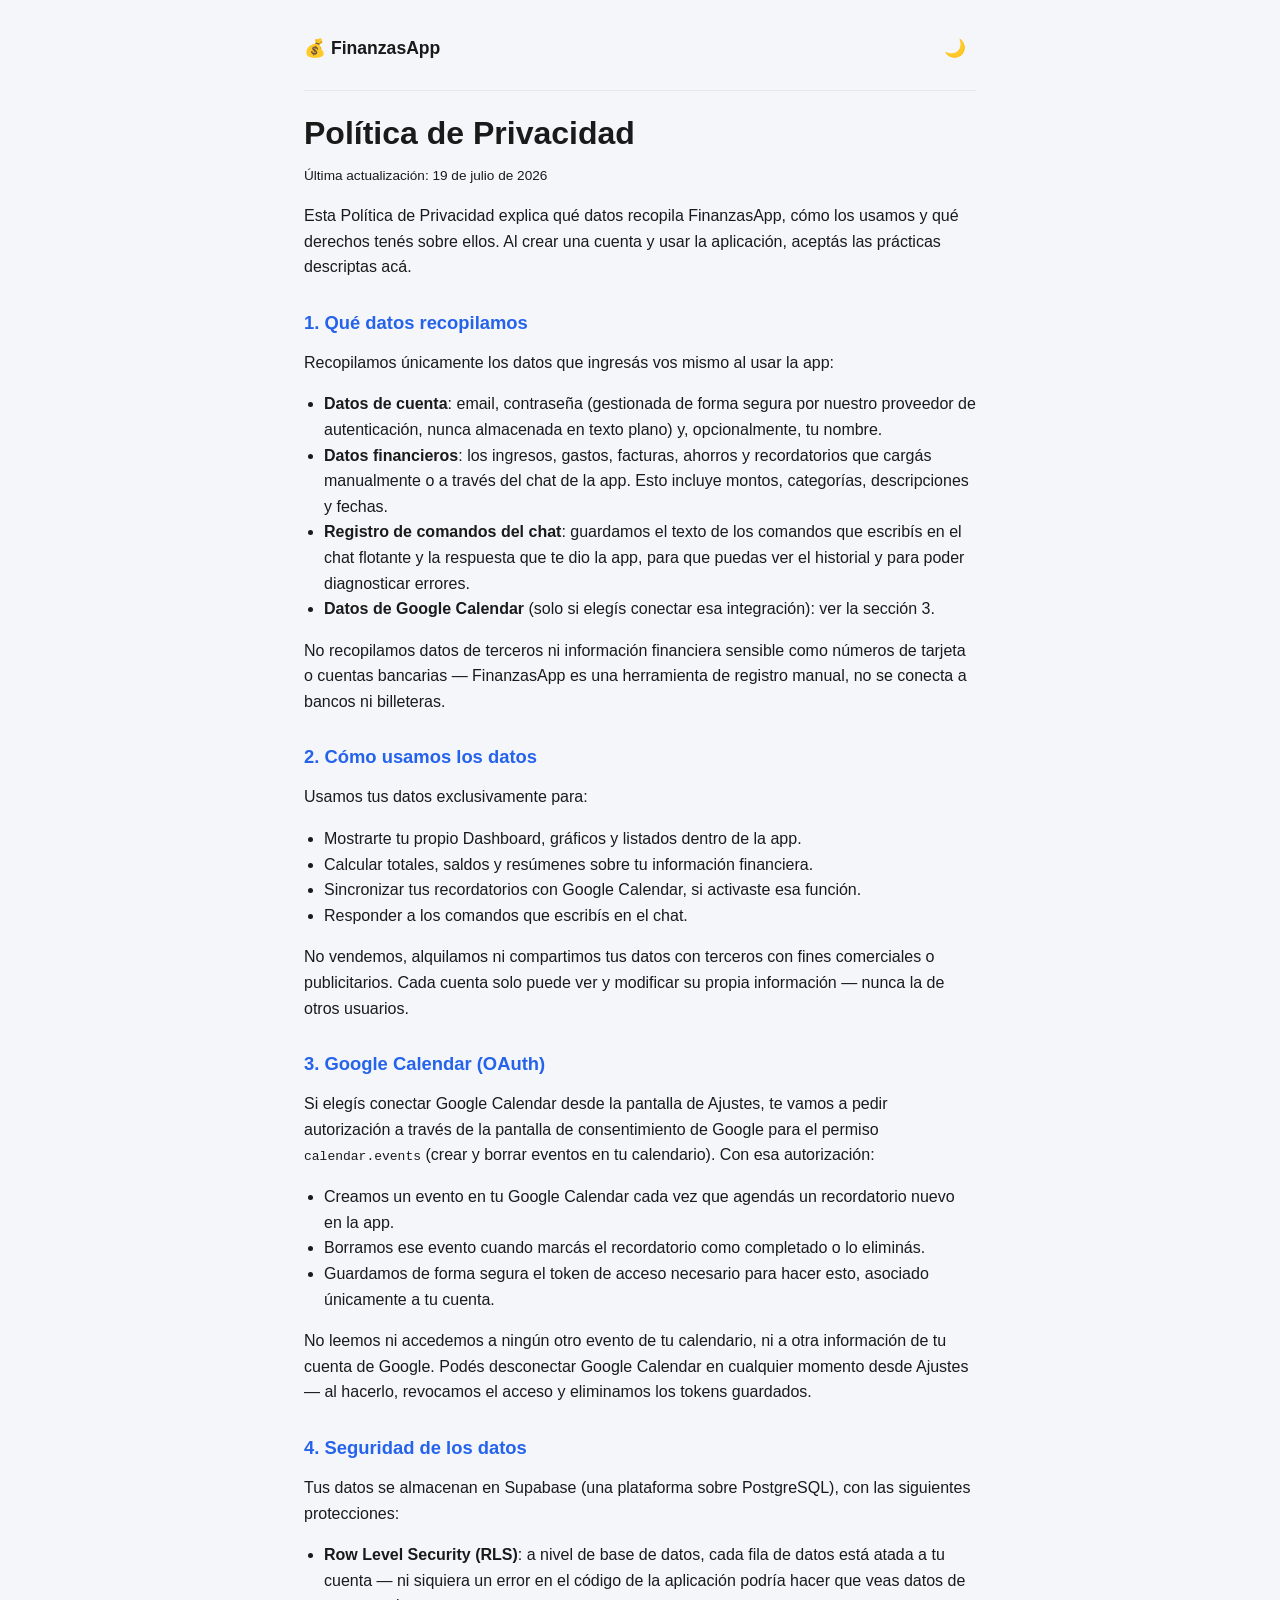
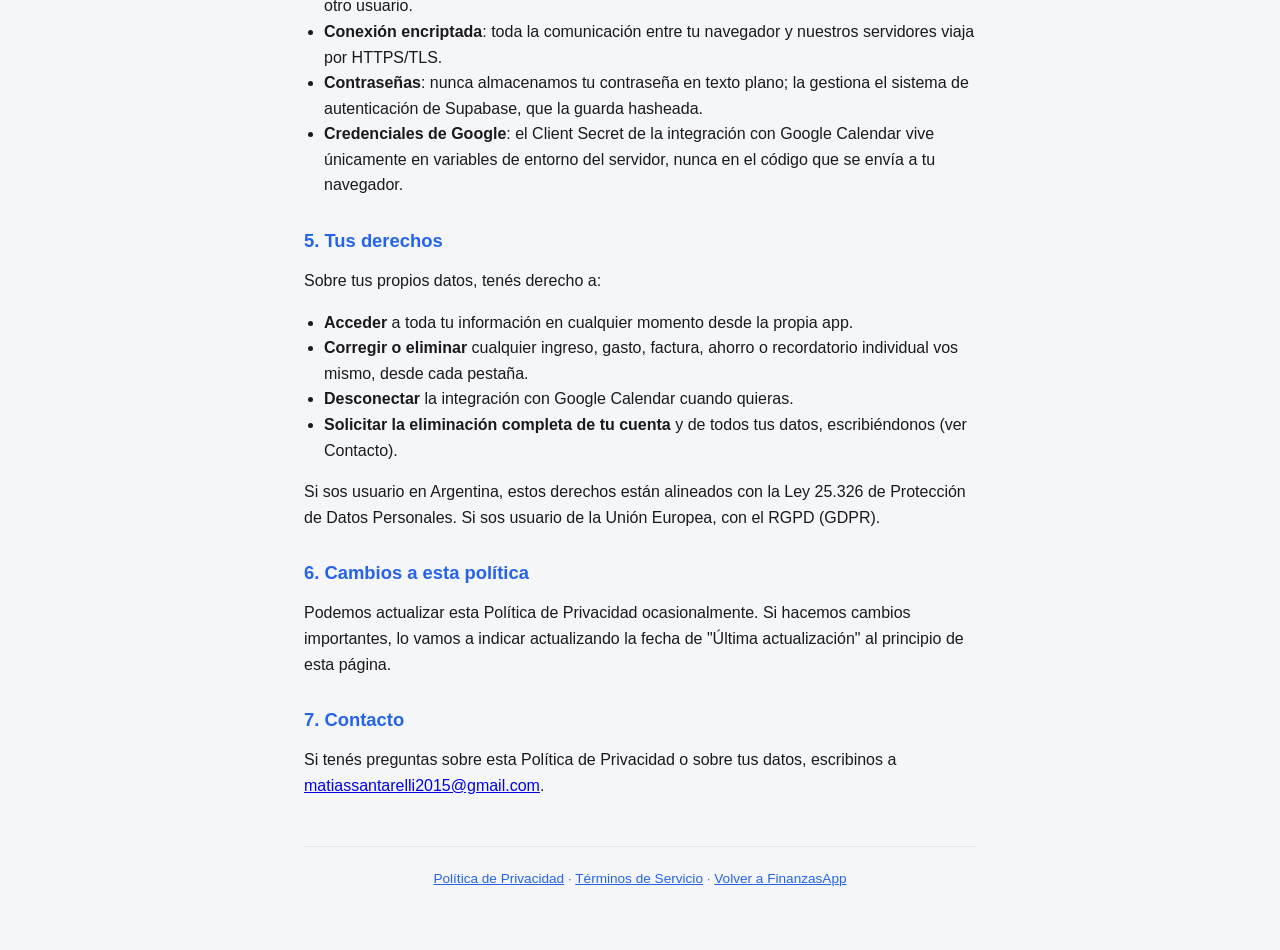
<file: privacy-policy.html>
<!doctype html>
<html lang="es">
<head>
  <meta charset="UTF-8" />
  <meta name="viewport" content="width=device-width, initial-scale=1.0" />
  <title>Política de Privacidad — FinanzasApp</title>
  <link rel="stylesheet" href="styles.css" />
  <script>
    (function () {
      var tema = localStorage.getItem('finanzas-theme');
      if (!tema) tema = window.matchMedia('(prefers-color-scheme: dark)').matches ? 'dark' : 'light';
      document.documentElement.setAttribute('data-theme', tema);
    })();
  </script>
</head>
<body>
  <div class="legal-page">
    <header class="legal-header">
      <a href="index.html" class="legal-logo">💰 FinanzasApp</a>
      <button id="btn-theme-toggle" class="btn btn-icon" title="Cambiar tema">🌙</button>
    </header>

    <main class="legal-content">
      <h1>Política de Privacidad</h1>
      <p class="legal-fecha">Última actualización: 19 de julio de 2026</p>

      <p>Esta Política de Privacidad explica qué datos recopila FinanzasApp, cómo los usamos y qué derechos tenés sobre ellos. Al crear una cuenta y usar la aplicación, aceptás las prácticas descriptas acá.</p>

      <h2>1. Qué datos recopilamos</h2>
      <p>Recopilamos únicamente los datos que ingresás vos mismo al usar la app:</p>
      <ul>
        <li><strong>Datos de cuenta</strong>: email, contraseña (gestionada de forma segura por nuestro proveedor de autenticación, nunca almacenada en texto plano) y, opcionalmente, tu nombre.</li>
        <li><strong>Datos financieros</strong>: los ingresos, gastos, facturas, ahorros y recordatorios que cargás manualmente o a través del chat de la app. Esto incluye montos, categorías, descripciones y fechas.</li>
        <li><strong>Registro de comandos del chat</strong>: guardamos el texto de los comandos que escribís en el chat flotante y la respuesta que te dio la app, para que puedas ver el historial y para poder diagnosticar errores.</li>
        <li><strong>Datos de Google Calendar</strong> (solo si elegís conectar esa integración): ver la sección 3.</li>
      </ul>
      <p>No recopilamos datos de terceros ni información financiera sensible como números de tarjeta o cuentas bancarias — FinanzasApp es una herramienta de registro manual, no se conecta a bancos ni billeteras.</p>

      <h2>2. Cómo usamos los datos</h2>
      <p>Usamos tus datos exclusivamente para:</p>
      <ul>
        <li>Mostrarte tu propio Dashboard, gráficos y listados dentro de la app.</li>
        <li>Calcular totales, saldos y resúmenes sobre tu información financiera.</li>
        <li>Sincronizar tus recordatorios con Google Calendar, si activaste esa función.</li>
        <li>Responder a los comandos que escribís en el chat.</li>
      </ul>
      <p>No vendemos, alquilamos ni compartimos tus datos con terceros con fines comerciales o publicitarios. Cada cuenta solo puede ver y modificar su propia información — nunca la de otros usuarios.</p>

      <h2>3. Google Calendar (OAuth)</h2>
      <p>Si elegís conectar Google Calendar desde la pantalla de Ajustes, te vamos a pedir autorización a través de la pantalla de consentimiento de Google para el permiso <code>calendar.events</code> (crear y borrar eventos en tu calendario). Con esa autorización:</p>
      <ul>
        <li>Creamos un evento en tu Google Calendar cada vez que agendás un recordatorio nuevo en la app.</li>
        <li>Borramos ese evento cuando marcás el recordatorio como completado o lo eliminás.</li>
        <li>Guardamos de forma segura el token de acceso necesario para hacer esto, asociado únicamente a tu cuenta.</li>
      </ul>
      <p>No leemos ni accedemos a ningún otro evento de tu calendario, ni a otra información de tu cuenta de Google. Podés desconectar Google Calendar en cualquier momento desde Ajustes — al hacerlo, revocamos el acceso y eliminamos los tokens guardados.</p>

      <h2>4. Seguridad de los datos</h2>
      <p>Tus datos se almacenan en Supabase (una plataforma sobre PostgreSQL), con las siguientes protecciones:</p>
      <ul>
        <li><strong>Row Level Security (RLS)</strong>: a nivel de base de datos, cada fila de datos está atada a tu cuenta — ni siquiera un error en el código de la aplicación podría hacer que veas datos de otro usuario.</li>
        <li><strong>Conexión encriptada</strong>: toda la comunicación entre tu navegador y nuestros servidores viaja por HTTPS/TLS.</li>
        <li><strong>Contraseñas</strong>: nunca almacenamos tu contraseña en texto plano; la gestiona el sistema de autenticación de Supabase, que la guarda hasheada.</li>
        <li><strong>Credenciales de Google</strong>: el Client Secret de la integración con Google Calendar vive únicamente en variables de entorno del servidor, nunca en el código que se envía a tu navegador.</li>
      </ul>

      <h2>5. Tus derechos</h2>
      <p>Sobre tus propios datos, tenés derecho a:</p>
      <ul>
        <li><strong>Acceder</strong> a toda tu información en cualquier momento desde la propia app.</li>
        <li><strong>Corregir o eliminar</strong> cualquier ingreso, gasto, factura, ahorro o recordatorio individual vos mismo, desde cada pestaña.</li>
        <li><strong>Desconectar</strong> la integración con Google Calendar cuando quieras.</li>
        <li><strong>Solicitar la eliminación completa de tu cuenta</strong> y de todos tus datos, escribiéndonos (ver Contacto).</li>
      </ul>
      <p>Si sos usuario en Argentina, estos derechos están alineados con la Ley 25.326 de Protección de Datos Personales. Si sos usuario de la Unión Europea, con el RGPD (GDPR).</p>

      <h2>6. Cambios a esta política</h2>
      <p>Podemos actualizar esta Política de Privacidad ocasionalmente. Si hacemos cambios importantes, lo vamos a indicar actualizando la fecha de "Última actualización" al principio de esta página.</p>

      <h2>7. Contacto</h2>
      <p>Si tenés preguntas sobre esta Política de Privacidad o sobre tus datos, escribinos a <a href="mailto:matiassantarelli2015@gmail.com">matiassantarelli2015@gmail.com</a>.</p>
    </main>

    <footer class="legal-footer">
      <a href="privacy-policy.html">Política de Privacidad</a> · <a href="terms-of-service.html">Términos de Servicio</a> · <a href="index.html">Volver a FinanzasApp</a>
    </footer>
  </div>

  <script>
    var btn = document.getElementById('btn-theme-toggle');
    btn.textContent = document.documentElement.getAttribute('data-theme') === 'dark' ? '☀️' : '🌙';
    btn.addEventListener('click', function () {
      var nuevo = document.documentElement.getAttribute('data-theme') === 'dark' ? 'light' : 'dark';
      document.documentElement.setAttribute('data-theme', nuevo);
      localStorage.setItem('finanzas-theme', nuevo);
      btn.textContent = nuevo === 'dark' ? '☀️' : '🌙';
    });
  </script>
</body>
</html>
</file>
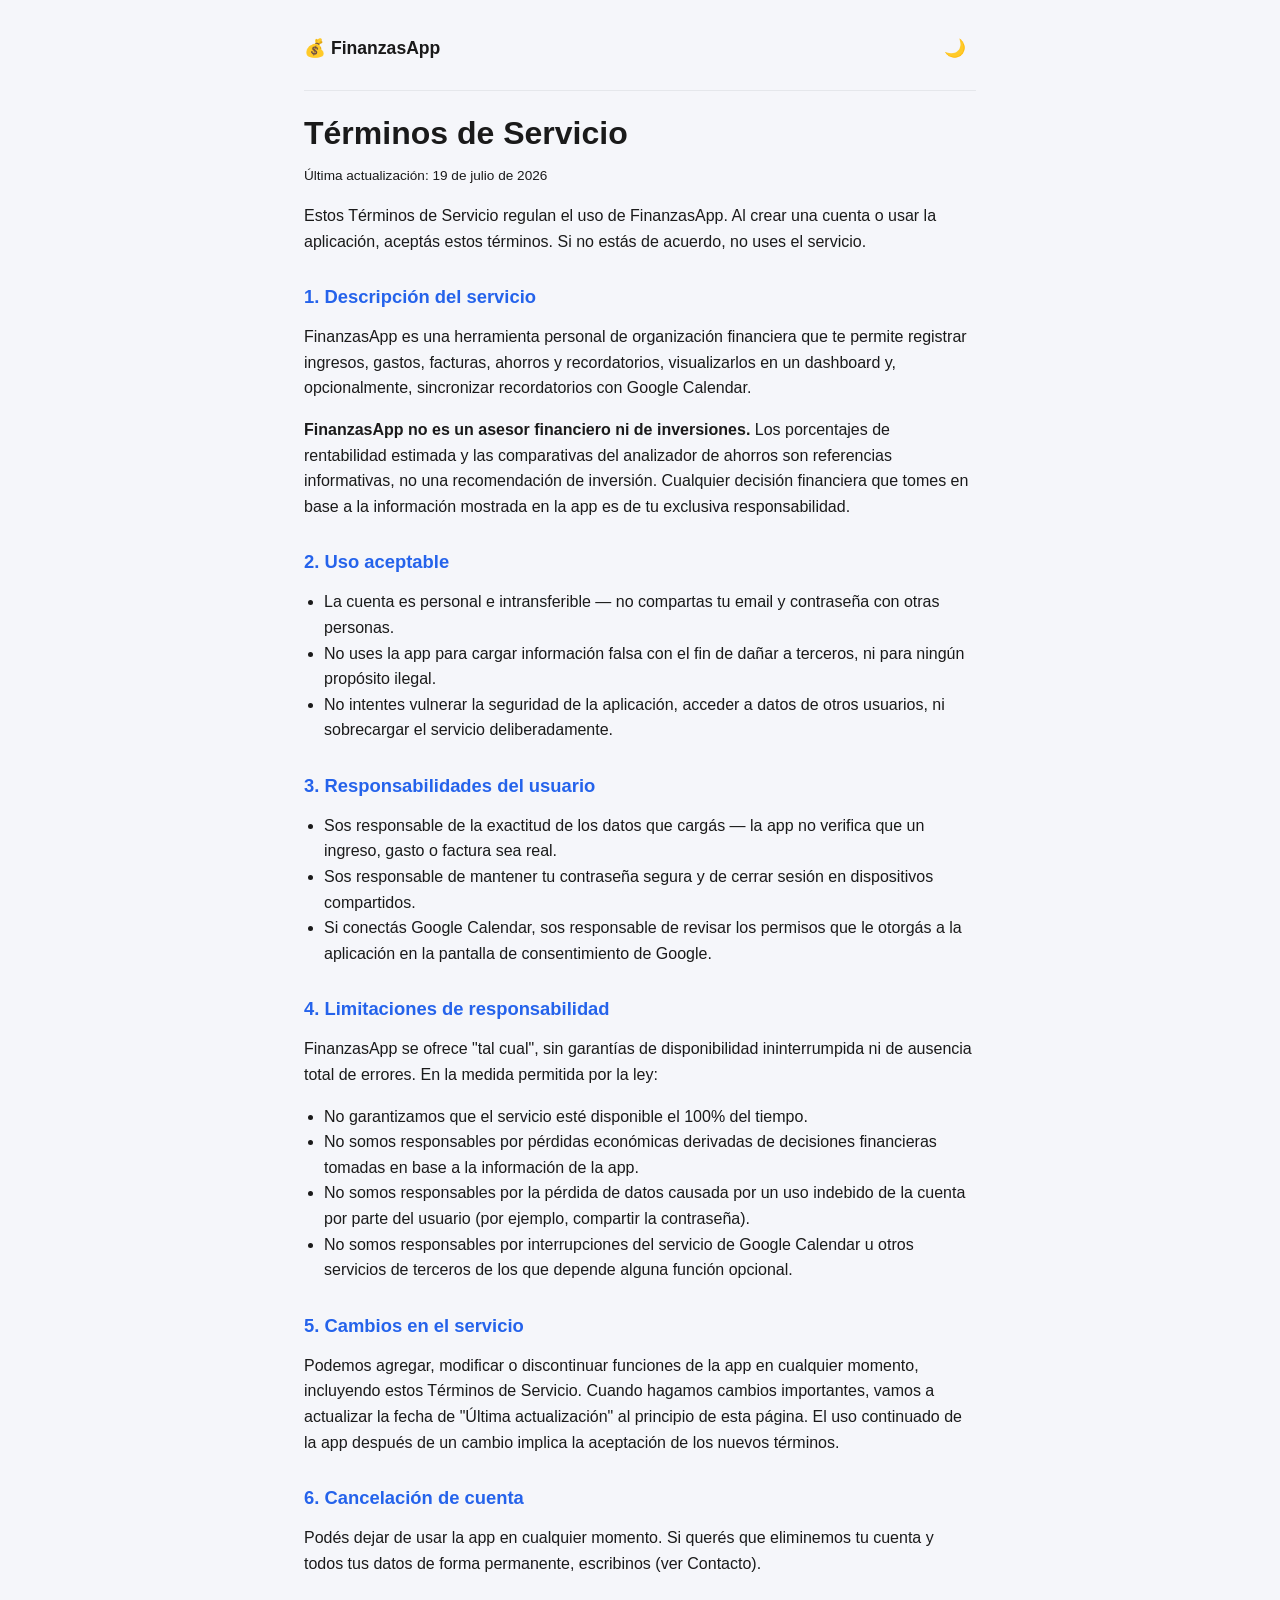
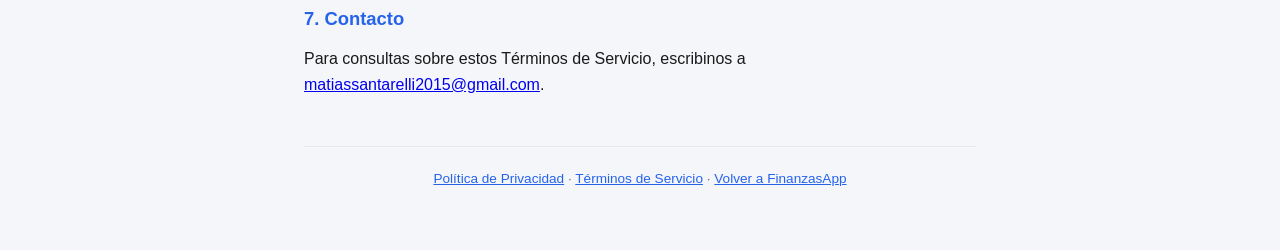
<file: terms-of-service.html>
<!doctype html>
<html lang="es">
<head>
  <meta charset="UTF-8" />
  <meta name="viewport" content="width=device-width, initial-scale=1.0" />
  <title>Términos de Servicio — FinanzasApp</title>
  <link rel="stylesheet" href="styles.css" />
  <script>
    (function () {
      var tema = localStorage.getItem('finanzas-theme');
      if (!tema) tema = window.matchMedia('(prefers-color-scheme: dark)').matches ? 'dark' : 'light';
      document.documentElement.setAttribute('data-theme', tema);
    })();
  </script>
</head>
<body>
  <div class="legal-page">
    <header class="legal-header">
      <a href="index.html" class="legal-logo">💰 FinanzasApp</a>
      <button id="btn-theme-toggle" class="btn btn-icon" title="Cambiar tema">🌙</button>
    </header>

    <main class="legal-content">
      <h1>Términos de Servicio</h1>
      <p class="legal-fecha">Última actualización: 19 de julio de 2026</p>

      <p>Estos Términos de Servicio regulan el uso de FinanzasApp. Al crear una cuenta o usar la aplicación, aceptás estos términos. Si no estás de acuerdo, no uses el servicio.</p>

      <h2>1. Descripción del servicio</h2>
      <p>FinanzasApp es una herramienta personal de organización financiera que te permite registrar ingresos, gastos, facturas, ahorros y recordatorios, visualizarlos en un dashboard y, opcionalmente, sincronizar recordatorios con Google Calendar.</p>
      <p><strong>FinanzasApp no es un asesor financiero ni de inversiones.</strong> Los porcentajes de rentabilidad estimada y las comparativas del analizador de ahorros son referencias informativas, no una recomendación de inversión. Cualquier decisión financiera que tomes en base a la información mostrada en la app es de tu exclusiva responsabilidad.</p>

      <h2>2. Uso aceptable</h2>
      <ul>
        <li>La cuenta es personal e intransferible — no compartas tu email y contraseña con otras personas.</li>
        <li>No uses la app para cargar información falsa con el fin de dañar a terceros, ni para ningún propósito ilegal.</li>
        <li>No intentes vulnerar la seguridad de la aplicación, acceder a datos de otros usuarios, ni sobrecargar el servicio deliberadamente.</li>
      </ul>

      <h2>3. Responsabilidades del usuario</h2>
      <ul>
        <li>Sos responsable de la exactitud de los datos que cargás — la app no verifica que un ingreso, gasto o factura sea real.</li>
        <li>Sos responsable de mantener tu contraseña segura y de cerrar sesión en dispositivos compartidos.</li>
        <li>Si conectás Google Calendar, sos responsable de revisar los permisos que le otorgás a la aplicación en la pantalla de consentimiento de Google.</li>
      </ul>

      <h2>4. Limitaciones de responsabilidad</h2>
      <p>FinanzasApp se ofrece "tal cual", sin garantías de disponibilidad ininterrumpida ni de ausencia total de errores. En la medida permitida por la ley:</p>
      <ul>
        <li>No garantizamos que el servicio esté disponible el 100% del tiempo.</li>
        <li>No somos responsables por pérdidas económicas derivadas de decisiones financieras tomadas en base a la información de la app.</li>
        <li>No somos responsables por la pérdida de datos causada por un uso indebido de la cuenta por parte del usuario (por ejemplo, compartir la contraseña).</li>
        <li>No somos responsables por interrupciones del servicio de Google Calendar u otros servicios de terceros de los que depende alguna función opcional.</li>
      </ul>

      <h2>5. Cambios en el servicio</h2>
      <p>Podemos agregar, modificar o discontinuar funciones de la app en cualquier momento, incluyendo estos Términos de Servicio. Cuando hagamos cambios importantes, vamos a actualizar la fecha de "Última actualización" al principio de esta página. El uso continuado de la app después de un cambio implica la aceptación de los nuevos términos.</p>

      <h2>6. Cancelación de cuenta</h2>
      <p>Podés dejar de usar la app en cualquier momento. Si querés que eliminemos tu cuenta y todos tus datos de forma permanente, escribinos (ver Contacto).</p>

      <h2>7. Contacto</h2>
      <p>Para consultas sobre estos Términos de Servicio, escribinos a <a href="mailto:matiassantarelli2015@gmail.com">matiassantarelli2015@gmail.com</a>.</p>
    </main>

    <footer class="legal-footer">
      <a href="privacy-policy.html">Política de Privacidad</a> · <a href="terms-of-service.html">Términos de Servicio</a> · <a href="index.html">Volver a FinanzasApp</a>
    </footer>
  </div>

  <script>
    var btn = document.getElementById('btn-theme-toggle');
    btn.textContent = document.documentElement.getAttribute('data-theme') === 'dark' ? '☀️' : '🌙';
    btn.addEventListener('click', function () {
      var nuevo = document.documentElement.getAttribute('data-theme') === 'dark' ? 'light' : 'dark';
      document.documentElement.setAttribute('data-theme', nuevo);
      localStorage.setItem('finanzas-theme', nuevo);
      btn.textContent = nuevo === 'dark' ? '☀️' : '🌙';
    });
  </script>
</body>
</html>
</file>
<file: styles.css>
/* ===================== Variables de tema ===================== */
:root {
  color-scheme: light;
  --bg: #f5f6fa;
  --surface: #ffffff;
  --surface-alt: #f0f1f6;
  --text: #1a1a1a;
  --text-muted: #6b7280;
  --border: #e5e7eb;
  --primary: #2563eb;
  --primary-hover: #1d4ed8;
  --success: #16a34a;
  --success-bg: #dcfce7;
  --danger: #dc2626;
  --danger-bg: #fee2e2;
  --warning: #d97706;
  --warning-bg: #fef3c7;
  --shadow: 0 1px 3px rgba(0, 0, 0, 0.08), 0 1px 2px rgba(0, 0, 0, 0.06);
  --radius: 10px;
}

[data-theme='dark'] {
  color-scheme: dark;
  --bg: #0f1117;
  --surface: #1a1d27;
  --surface-alt: #20232f;
  --text: #e5e7eb;
  --text-muted: #9ca3af;
  --border: #2a2e3a;
  --primary: #3b82f6;
  --primary-hover: #60a5fa;
  --success: #22c55e;
  --success-bg: #14532d;
  --danger: #ef4444;
  --danger-bg: #450a0a;
  --warning: #f59e0b;
  --warning-bg: #451a03;
  --shadow: 0 1px 3px rgba(0, 0, 0, 0.4), 0 1px 2px rgba(0, 0, 0, 0.3);
}

* { box-sizing: border-box; }

/* El atributo hidden debe ganar siempre, aunque la clase del elemento
   declare su propio display (flex/block) — si no, gana la regla de
   autor y el elemento sigue visible pese a estar "hidden". */
[hidden] { display: none !important; }

body {
  margin: 0;
  font-family: -apple-system, BlinkMacSystemFont, 'Segoe UI', Roboto, Arial, sans-serif;
  background: var(--bg);
  color: var(--text);
  transition: background 0.2s ease, color 0.2s ease;
}

button, input, select {
  font-family: inherit;
  font-size: 0.95rem;
}

/* ===================== Botones ===================== */
.btn {
  border: none;
  border-radius: 8px;
  padding: 0.55rem 1rem;
  cursor: pointer;
  font-weight: 600;
  transition: background 0.15s ease, transform 0.1s ease;
}
.btn:active { transform: scale(0.97); }
.btn:disabled { opacity: 0.5; cursor: not-allowed; transform: none; }
.btn-primary { background: var(--primary); color: white; }
.btn-primary:hover { background: var(--primary-hover); }
.btn-secondary { background: var(--surface-alt); color: var(--text); border: 1px solid var(--border); }
.btn-secondary:hover { background: var(--border); }
.btn-danger-outline { background: transparent; color: var(--danger); border: 1px solid var(--danger); }
.btn-danger-outline:hover { background: var(--danger-bg); }
.btn-icon { background: transparent; color: var(--text); font-size: 1.1rem; padding: 0.4rem 0.6rem; }
.btn-icon:hover { background: var(--surface-alt); }

/* ===================== Auth ===================== */
.auth-screen {
  min-height: 100vh;
  display: flex;
  align-items: center;
  justify-content: center;
  padding: 1rem;
}
.auth-card {
  background: var(--surface);
  border-radius: var(--radius);
  box-shadow: var(--shadow);
  padding: 2rem;
  width: 100%;
  max-width: 380px;
}
.auth-logo { text-align: center; margin: 0 0 1.5rem; }
.auth-form { display: flex; flex-direction: column; gap: 0.75rem; }
.auth-form label { display: flex; flex-direction: column; gap: 0.3rem; font-size: 0.85rem; color: var(--text-muted); }
.auth-form input {
  padding: 0.55rem 0.7rem;
  border: 1px solid var(--border);
  border-radius: 8px;
  background: var(--bg);
  color: var(--text);
}
.auth-switch { text-align: center; font-size: 0.85rem; color: var(--text-muted); }
.auth-switch a { color: var(--primary); }
.form-error { color: var(--danger); font-size: 0.85rem; }
.form-info { color: var(--success); font-size: 0.85rem; }

.banner {
  border-radius: 8px;
  padding: 0.75rem 1rem;
  font-size: 0.85rem;
  margin-bottom: 1rem;
}
.banner--warning { background: var(--warning-bg); color: var(--warning); }

.terminos-texto { font-size: 0.85rem; color: var(--text-muted); max-height: 160px; overflow-y: auto; margin-bottom: 0.5rem; }
.terminos-check { flex-direction: row !important; align-items: center; gap: 0.5rem !important; font-size: 0.9rem; color: var(--text); }
.terminos-check input { width: auto; }

/* ===================== Layout general de la app ===================== */
.app-screen { min-height: 100vh; }

.app-header {
  display: flex;
  align-items: center;
  justify-content: space-between;
  padding: 0.85rem 1.5rem;
  background: var(--surface);
  border-bottom: 1px solid var(--border);
  position: sticky;
  top: 0;
  z-index: 10;
}
.app-logo { font-weight: 700; font-size: 1.1rem; }
.app-header-right { display: flex; align-items: center; gap: 0.6rem; }
.usuario-nombre { color: var(--text-muted); font-size: 0.9rem; }

.tabs-nav {
  display: flex;
  gap: 0.25rem;
  padding: 0.6rem 1.5rem 0;
  background: var(--surface);
  border-bottom: 1px solid var(--border);
  overflow-x: auto;
}
.tab-btn {
  background: transparent;
  border: none;
  border-bottom: 3px solid transparent;
  padding: 0.6rem 0.9rem;
  cursor: pointer;
  color: var(--text-muted);
  font-weight: 600;
  white-space: nowrap;
}
.tab-btn.is-active { color: var(--primary); border-bottom-color: var(--primary); }

.tabs-content { padding: 1.5rem; max-width: 1200px; margin: 0 auto; }
.tab-panel { display: none; }
.tab-panel.is-active { display: block; }

/* ===================== Cards del dashboard ===================== */
.cards-grid {
  display: grid;
  grid-template-columns: repeat(auto-fit, minmax(200px, 1fr));
  gap: 1rem;
  margin-bottom: 1.5rem;
}
.card {
  background: var(--surface);
  border: 1px solid var(--border);
  border-radius: var(--radius);
  box-shadow: var(--shadow);
  padding: 1.1rem;
  display: flex;
  flex-direction: column;
  gap: 0.4rem;
  text-align: left;
  cursor: default;
}
.card--clickable { cursor: pointer; }
.card--clickable:hover { border-color: var(--primary); }
.card-label { font-size: 0.85rem; color: var(--text-muted); }
.card-value { font-size: 1.5rem; font-weight: 700; }
.card-value--ok { color: var(--success); }
.card-value--danger { color: var(--danger); }
.card-value--warning { color: var(--warning); }

/* ===================== Charts ===================== */
.charts-grid {
  display: grid;
  grid-template-columns: repeat(auto-fit, minmax(320px, 1fr));
  gap: 1rem;
  margin-bottom: 1.5rem;
}
.charts-grid--3 { grid-template-columns: repeat(auto-fit, minmax(280px, 1fr)); }
.chart-box {
  background: var(--surface);
  border: 1px solid var(--border);
  border-radius: var(--radius);
  box-shadow: var(--shadow);
  padding: 1rem;
}
.chart-box h3 { margin: 0 0 0.75rem; font-size: 0.95rem; }

/* ===================== Panels ===================== */
.panels-grid {
  display: grid;
  grid-template-columns: repeat(auto-fit, minmax(260px, 1fr));
  gap: 1rem;
}
.panel {
  background: var(--surface);
  border: 1px solid var(--border);
  border-radius: var(--radius);
  box-shadow: var(--shadow);
  padding: 1rem;
  margin-bottom: 1.5rem;
}
.panel h3 { margin: 0 0 0.75rem; font-size: 0.95rem; }
.panel-list { display: flex; flex-direction: column; gap: 0.5rem; font-size: 0.9rem; }
.panel-list-row { display: flex; justify-content: space-between; padding: 0.35rem 0; border-bottom: 1px solid var(--border); }
.panel-list-row:last-child { border-bottom: none; }
.panel-empty { color: var(--text-muted); font-style: italic; }

/* ===================== Forms ===================== */
.form-card {
  background: var(--surface);
  border: 1px solid var(--border);
  border-radius: var(--radius);
  box-shadow: var(--shadow);
  padding: 1rem;
  margin-bottom: 1.5rem;
}
.form-card--split { display: grid; grid-template-columns: 1fr 1fr; gap: 1.5rem; }
.form-card--split h3 { margin: 0 0 0.5rem; font-size: 0.9rem; color: var(--text-muted); }
.inline-form { display: flex; flex-wrap: wrap; gap: 0.6rem; align-items: center; }
.inline-form input, .inline-form select {
  padding: 0.5rem 0.6rem;
  border: 1px solid var(--border);
  border-radius: 8px;
  background: var(--bg);
  color: var(--text);
  flex: 1 1 140px;
}
.inline-form input[readonly] { opacity: 0.6; cursor: not-allowed; }

/* ===================== Tablas ===================== */
.listado-card {
  background: var(--surface);
  border: 1px solid var(--border);
  border-radius: var(--radius);
  box-shadow: var(--shadow);
  padding: 1rem;
}
.listado-actions { display: flex; gap: 0.6rem; margin-bottom: 0.75rem; flex-wrap: wrap; }
.tabla { width: 100%; border-collapse: collapse; font-size: 0.9rem; }
.tabla th, .tabla td { text-align: left; padding: 0.55rem 0.5rem; border-bottom: 1px solid var(--border); }
.tabla tfoot td { font-weight: 700; }
.tabla-eliminar { background: transparent; border: none; color: var(--danger); cursor: pointer; font-size: 1rem; }
.subtotales { display: flex; flex-wrap: wrap; gap: 0.5rem; margin-bottom: 0.75rem; }
.subtotal-chip { background: var(--surface-alt); border-radius: 6px; padding: 0.3rem 0.6rem; font-size: 0.8rem; }

/* ===================== Facturas ===================== */
.facturas-columnas { display: grid; grid-template-columns: 1fr 1fr; gap: 1rem; }
.facturas-columna h3 { margin-bottom: 0.75rem; }
.cards-list { display: flex; flex-direction: column; gap: 0.6rem; }
.factura-card {
  border-radius: var(--radius);
  padding: 0.85rem;
  display: flex;
  justify-content: space-between;
  align-items: center;
  box-shadow: var(--shadow);
}
.factura-card--pendiente { background: var(--warning-bg); border: 1px solid var(--warning); }
.factura-card--pagada { background: var(--success-bg); border: 1px solid var(--success); }
.factura-card-info { display: flex; flex-direction: column; gap: 0.2rem; }
.factura-card-nombre { font-weight: 600; }
.factura-card-meta { font-size: 0.8rem; color: var(--text-muted); }
.factura-card-acciones { display: flex; align-items: center; gap: 0.4rem; }

.calendario-grid {
  display: grid;
  grid-template-columns: repeat(10, 1fr);
  gap: 0.35rem;
}
.calendario-celda {
  aspect-ratio: 1;
  border-radius: 6px;
  background: var(--surface-alt);
  display: flex;
  align-items: center;
  justify-content: center;
  position: relative;
  font-size: 0.75rem;
  color: var(--text-muted);
}
.calendario-celda--vence { background: var(--warning-bg); color: var(--warning); font-weight: 700; }
#calendario-recordatorios .calendario-celda { cursor: pointer; transition: background 0.1s ease; }
#calendario-recordatorios .calendario-celda:hover { background: var(--border); }
.calendario-punto { position: absolute; bottom: 3px; width: 5px; height: 5px; border-radius: 50%; background: var(--warning); }

/* ===================== Recordatorios ===================== */
.fila-recordatorio--pendiente > td:not(:last-child) { color: var(--danger); font-weight: 600; }
.fila-recordatorio--completado > td:not(:last-child) { color: var(--text-muted); }
.fila-recordatorio--completado .recordatorio-descripcion { text-decoration: line-through; }

/* ===================== Chat flotante ===================== */
.floating-chat { position: fixed; bottom: 1.25rem; right: 1.25rem; z-index: 50; }
.chat-toggle-btn {
  width: 56px; height: 56px; border-radius: 50%;
  background: var(--primary); color: white; border: none;
  font-size: 1.4rem; cursor: pointer; box-shadow: var(--shadow);
}
.chat-unread-badge {
  position: absolute;
  top: -4px;
  right: -4px;
  min-width: 20px;
  height: 20px;
  padding: 0 5px;
  border-radius: 10px;
  background: var(--danger);
  color: white;
  font-size: 0.7rem;
  font-weight: 700;
  display: flex;
  align-items: center;
  justify-content: center;
  box-shadow: var(--shadow);
}
.chat-panel {
  position: absolute;
  bottom: 68px;
  right: 0;
  width: 320px;
  max-height: 440px;
  background: var(--surface);
  border: 1px solid var(--border);
  border-radius: var(--radius);
  box-shadow: var(--shadow);
  display: flex;
  flex-direction: column;
  overflow: hidden;
}
.chat-panel-header {
  display: flex; justify-content: space-between; align-items: center;
  padding: 0.6rem 0.8rem; border-bottom: 1px solid var(--border); font-weight: 600; font-size: 0.9rem;
}
.chat-messages { flex: 1; overflow-y: auto; padding: 0.6rem 0.8rem; display: flex; flex-direction: column; gap: 0.5rem; min-height: 180px; }
.chat-msg { font-size: 0.85rem; padding: 0.45rem 0.6rem; border-radius: 8px; max-width: 90%; }
.chat-msg--user { align-self: flex-end; background: var(--primary); color: white; }
.chat-msg--ok { align-self: flex-start; background: var(--success-bg); color: var(--success); }
.chat-msg--error { align-self: flex-start; background: var(--danger-bg); color: var(--danger); }
.chat-msg-hora { display: block; margin-top: 0.15rem; font-size: 0.65rem; opacity: 0.7; text-align: right; }
.chat-form { display: flex; gap: 0.4rem; padding: 0.6rem; border-top: 1px solid var(--border); }
.chat-form input { flex: 1; padding: 0.5rem; border: 1px solid var(--border); border-radius: 8px; background: var(--bg); color: var(--text); }

/* ===================== Toasts ===================== */
.toast {
  position: fixed;
  top: 1rem;
  right: 1rem;
  z-index: 100;
  background: var(--surface);
  border: 1px solid var(--border);
  border-left: 4px solid var(--danger);
  border-radius: 8px;
  box-shadow: var(--shadow);
  padding: 0.75rem 1rem;
  font-size: 0.9rem;
  max-width: 320px;
  animation: toast-in 0.2s ease;
}
.toast--ok { border-left-color: var(--success); }
@keyframes toast-in {
  from { opacity: 0; transform: translateY(-8px); }
  to { opacity: 1; transform: translateY(0); }
}

/* ===================== Responsive ===================== */
@media (max-width: 720px) {
  .form-card--split { grid-template-columns: 1fr; }
  .facturas-columnas { grid-template-columns: 1fr; }
  .tabs-content { padding: 1rem; }
  .chat-panel { width: calc(100vw - 2.5rem); }
}

/* ===================== Páginas legales (privacidad / términos) ===================== */
.legal-page { max-width: 720px; margin: 0 auto; padding: 2rem 1.5rem 4rem; }
.legal-header { display: flex; align-items: center; justify-content: space-between; padding-bottom: 1.5rem; margin-bottom: 1.5rem; border-bottom: 1px solid var(--border); }
.legal-logo { font-weight: 700; font-size: 1.1rem; color: var(--text); text-decoration: none; }
.legal-content h1 { margin-top: 0; }
.legal-content h2 { margin-top: 2rem; margin-bottom: 0.5rem; font-size: 1.15rem; color: var(--primary); }
.legal-content p, .legal-content li { line-height: 1.6; color: var(--text); }
.legal-content ul { padding-left: 1.25rem; }
.legal-fecha { color: var(--text-muted); font-size: 0.85rem; margin-top: -0.5rem; }
.legal-footer { margin-top: 3rem; padding-top: 1.5rem; border-top: 1px solid var(--border); font-size: 0.85rem; color: var(--text-muted); text-align: center; }
.legal-footer a { color: var(--primary); }
</file>
